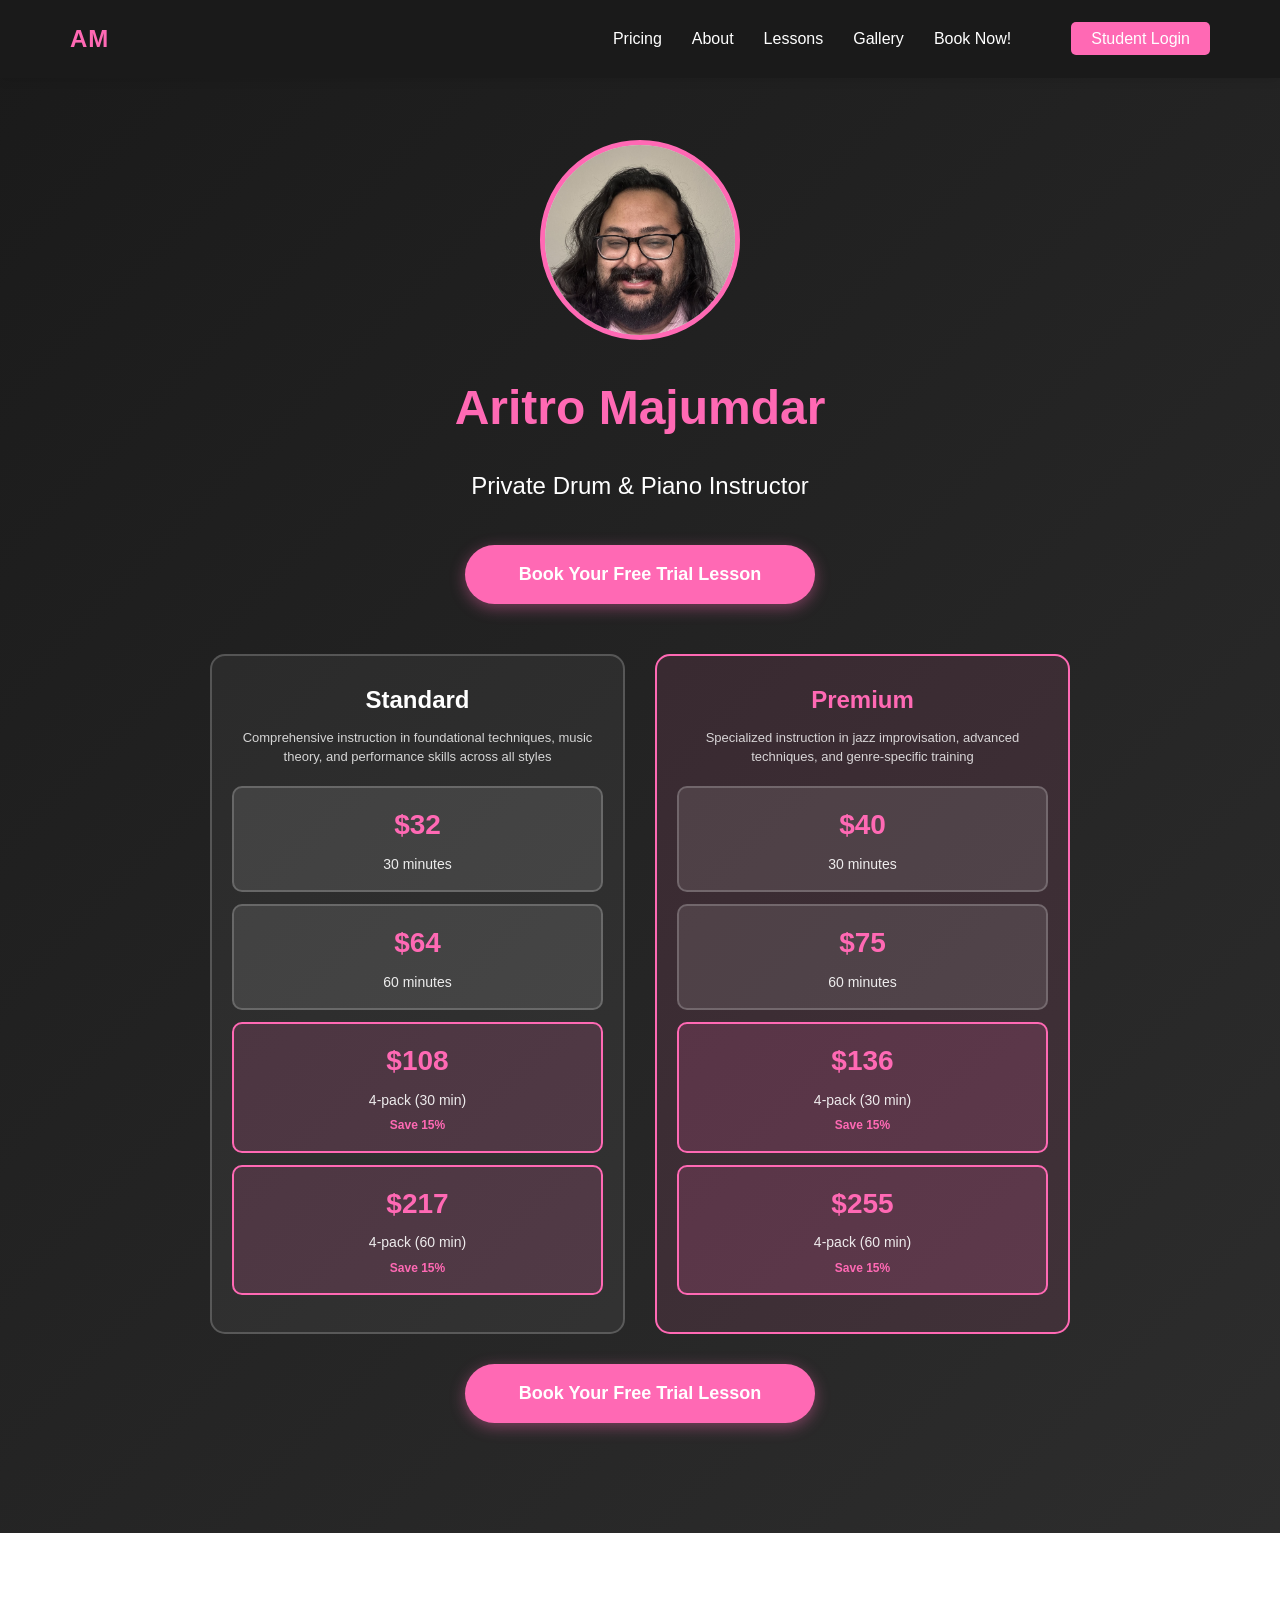
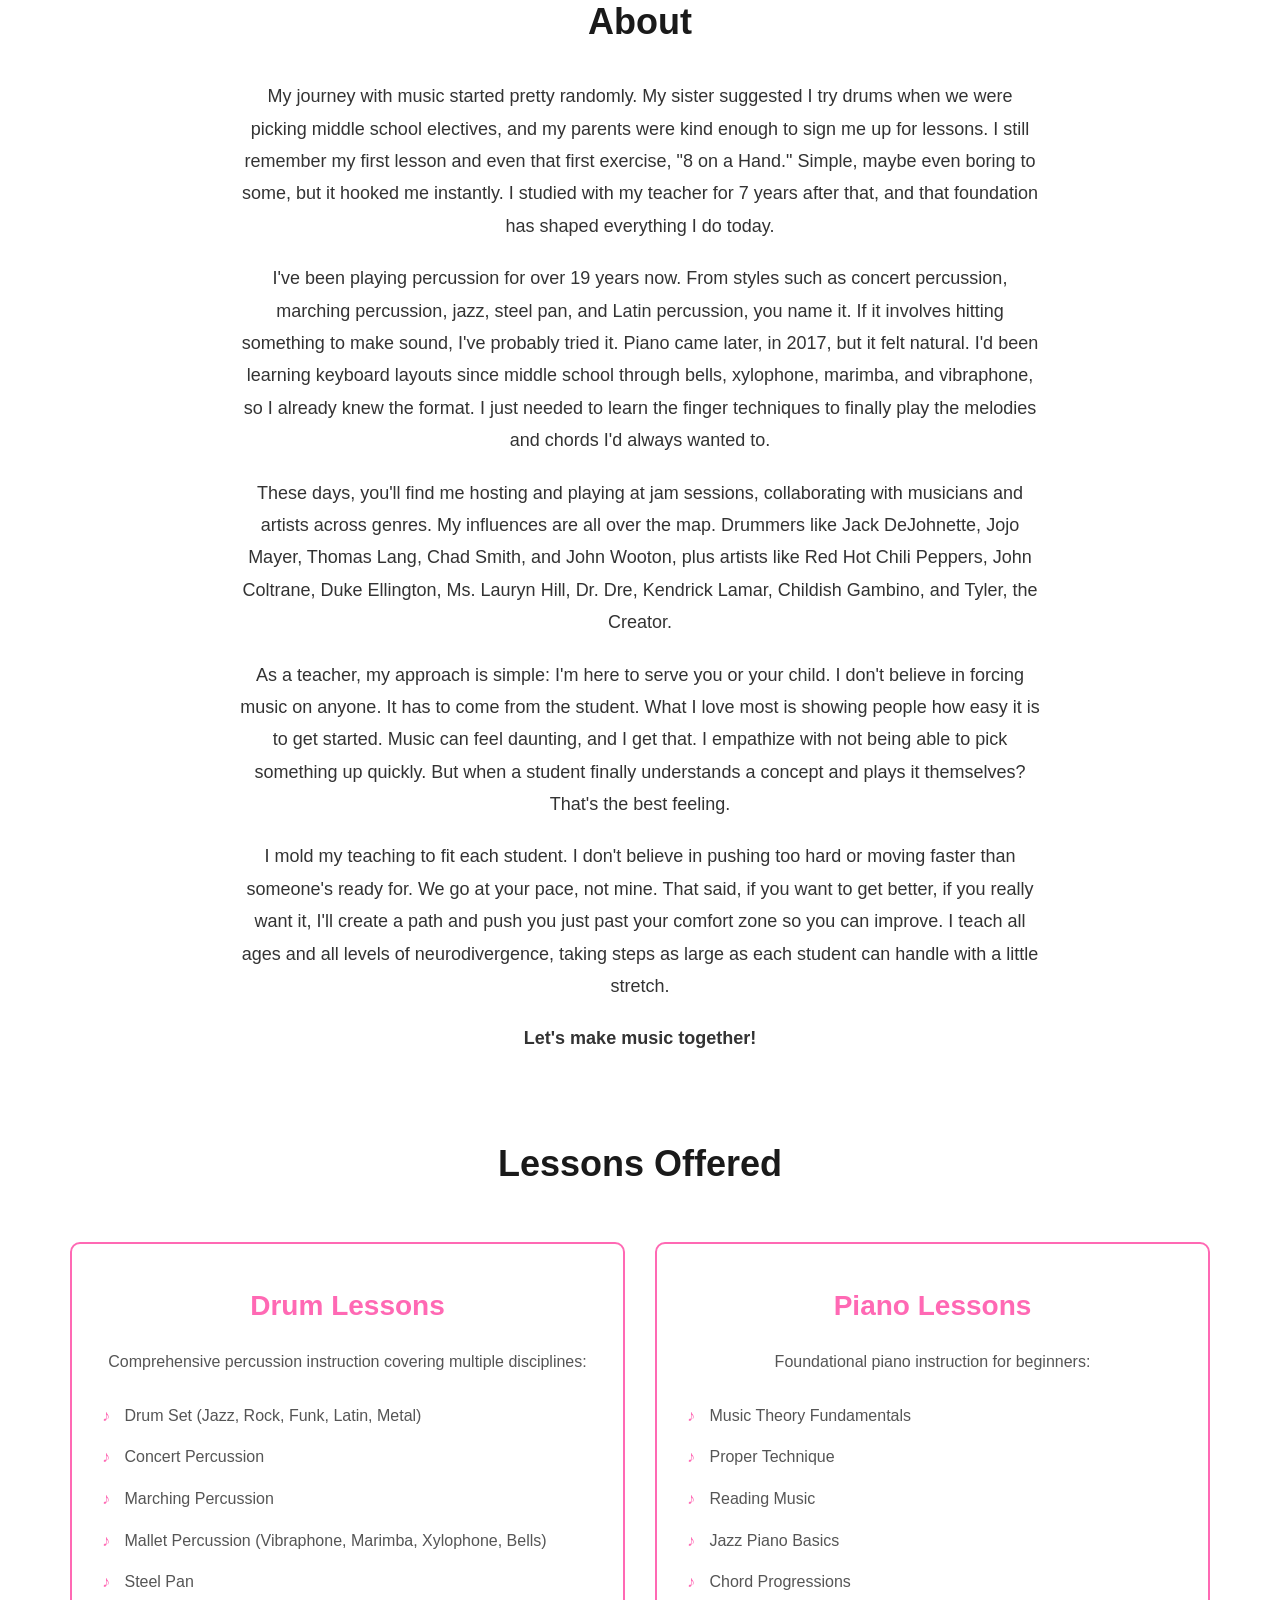
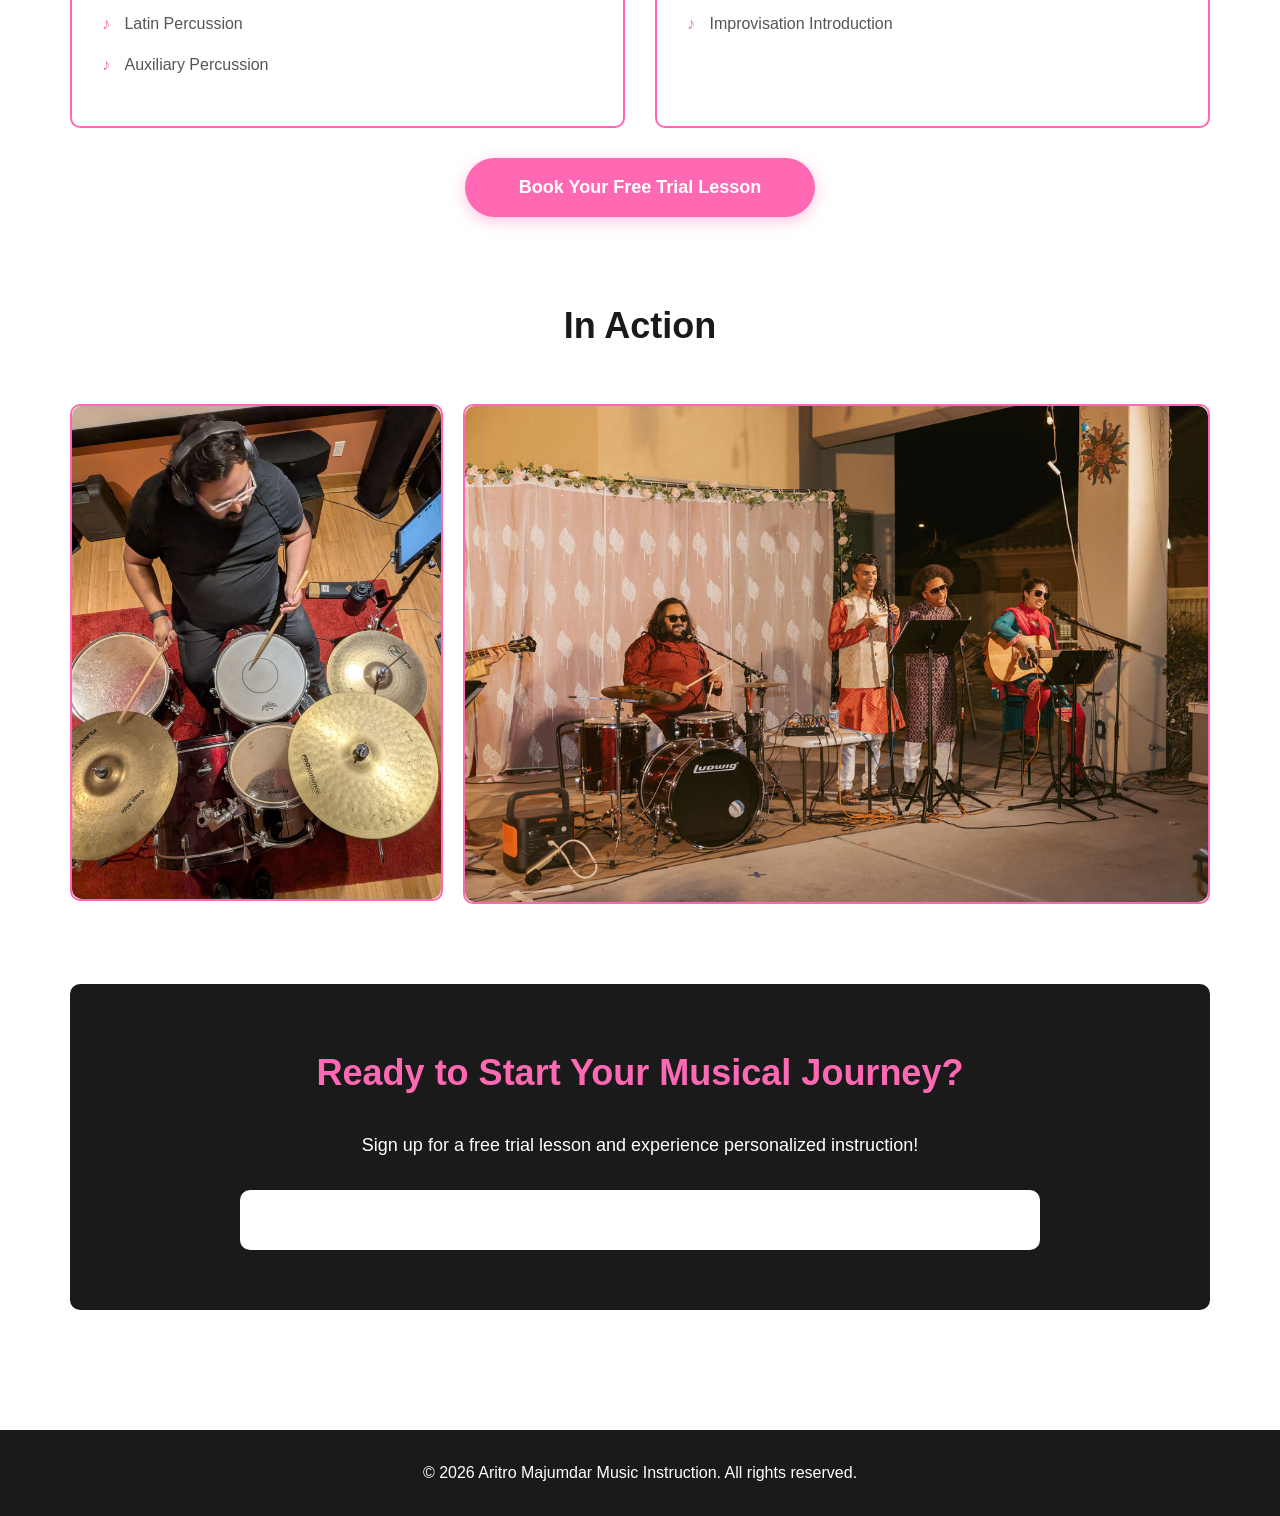
<file: index.html>
<!DOCTYPE html>
<html lang="en">
<head>
    <meta charset="UTF-8">
    <meta name="viewport" content="width=device-width, initial-scale=1.0">
    <title>Aritro Majumdar - Drum & Piano Lessons</title>
    <link rel="stylesheet" href="style.css">
</head>
<body>
    <header>
        <nav>
            <div class="logo">AM</div>
            <ul class="nav-links">
                <li><a href="#pricing">Pricing</a></li>
                <li><a href="#about">About</a></li>
                <li><a href="#lessons">Lessons</a></li>
                <li><a href="#gallery">Gallery</a></li>
                <li><a href="#trial">Book Now!</li>
                <li><a href="login.html" class="login-btn">Student Login</a></li>
            </ul>
        </nav>
    </header>

    <section id="pricing" class="hero">
        <div class="hero-image">
            <img src="images/music site profile.jpeg" alt="Aritro Majumdar">
        </div>
        <h1>Aritro Majumdar</h1>
        <h2>Private Drum & Piano Instructor</h2>
        <a href="#trial" class="cta-button">Book Your Free Trial Lesson</a>
        
        <div class="pricing-hero">
            <div class="pricing-tier">
                <h3 class="tier-title">Standard</h3>
                <p class="tier-description">Comprehensive instruction in foundational techniques, music theory, and performance skills across all styles</p>
                <div class="price-item">
                    <span class="price">$32</span>
                    <span class="duration">30 minutes</span>
                </div>
                <div class="price-item">
                    <span class="price">$64</span>
                    <span class="duration">60 minutes</span>
                </div>
                <div class="price-item bundle">
                    <span class="price">$108</span>
                    <span class="duration">4-pack (30 min)</span>
                    <span class="savings">Save 15%</span>
                </div>
                <div class="price-item bundle">
                    <span class="price">$217</span>
                    <span class="duration">4-pack (60 min)</span>
                    <span class="savings">Save 15%</span>
                </div>
            </div>

            <div class="pricing-tier premium">
                <h3 class="tier-title">Premium</h3>
                <p class="tier-description">Specialized instruction in jazz improvisation, advanced techniques, and genre-specific training</p>
                <div class="price-item">
                    <span class="price">$40</span>
                    <span class="duration">30 minutes</span>
                </div>
                <div class="price-item">
                    <span class="price">$75</span>
                    <span class="duration">60 minutes</span>
                </div>
                <div class="price-item bundle">
                    <span class="price">$136</span>
                    <span class="duration">4-pack (30 min)</span>
                    <span class="savings">Save 15%</span>
                </div>
                <div class="price-item bundle">
                    <span class="price">$255</span>
                    <span class="duration">4-pack (60 min)</span>
                    <span class="savings">Save 15%</span>
                </div>
            </div>
        </div>
        <a href="#trial" class="cta-button">Book Your Free Trial Lesson</a>
    </section>

    <div class="container">
        <section id="about" class="about">
            <h2>About</h2>
            <p>
                My journey with music started pretty randomly. My sister suggested I try drums when we were 
                picking middle school electives, and my parents were kind enough to sign me up for lessons. 
                I still remember my first lesson and even that first exercise, "8 on a Hand." Simple, 
                maybe even boring to some, but it hooked me instantly. I studied with my teacher for 7 years after that, 
                and that foundation has shaped everything I do today.
            </p>
            <p>
                I've been playing percussion for over 19 years now. From styles such as concert percussion, marching percussion, 
                jazz, steel pan, and Latin percussion, you name it. 
                If it involves hitting something to make sound, I've probably tried it. 
                Piano came later, in 2017, but it felt natural. 
                I'd been learning keyboard layouts since middle school through bells, xylophone, 
                marimba, and vibraphone, so I already knew the format. I just needed to learn the finger 
                techniques to finally play the melodies and chords I'd always wanted to.
            </p>
            <p>
                These days, you'll find me hosting and playing at jam sessions, collaborating with musicians and artists across genres. My influences are all over the map. Drummers like Jack DeJohnette, Jojo Mayer, Thomas Lang, Chad Smith, and John Wooton, plus artists like Red Hot Chili Peppers, John Coltrane, Duke Ellington, Ms. Lauryn Hill, Dr. Dre, Kendrick Lamar, Childish Gambino, and Tyler, the Creator.
            </p>
            <p>
                As a teacher, my approach is simple: I'm here to serve you or your child. I don't believe in forcing music on anyone. It has to come from the student. What I love most is showing people how easy it is to get started. Music can feel daunting, and I get that. I empathize with not being able to pick something up quickly. But when a student finally understands a concept and plays it themselves? That's the best feeling.
            </p>
            <p>
                I mold my teaching to fit each student. I don't believe in pushing too hard or moving faster than someone's ready for. We go at your pace, not mine. That said, if you want to get better, if you really want it, I'll create a path and push you just past your comfort zone so you can improve. I teach all ages and all levels of neurodivergence, taking steps as large as each student can handle with a little stretch.
            </p>
            <p>
                <b>Let's make music together!</b>
            </p>
        </section>

        <section id="lessons" class="services">
            <h2>Lessons Offered</h2>
            <div class="service-cards">
                <div class="service-card">
                    <h3>Drum Lessons</h3>
                    <p>Comprehensive percussion instruction covering multiple disciplines:</p>
                    <ul>
                        <li>Drum Set (Jazz, Rock, Funk, Latin, Metal)</li>
                        <li>Concert Percussion</li>
                        <li>Marching Percussion</li>
                        <li>Mallet Percussion (Vibraphone, Marimba, Xylophone, Bells)</li>
                        <li>Steel Pan</li>
                        <li>Latin Percussion</li>
                        <li>Auxiliary Percussion</li>
                    </ul>
                </div>

                <div class="service-card">
                    <h3>Piano Lessons</h3>
                    <p>Foundational piano instruction for beginners:</p>
                    <ul>
                        <li>Music Theory Fundamentals</li>
                        <li>Proper Technique</li>
                        <li>Reading Music</li>
                        <li>Jazz Piano Basics</li>
                        <li>Chord Progressions</li>
                        <li>Improvisation Introduction</li>
                    </ul>
                </div>
            </div>
            <a href="#trial" class="cta-button">Book Your Free Trial Lesson</a>
        </section>

        <section id="gallery" class="gallery">
            <h2>In Action</h2>
            <div class="gallery-grid">
                <div class="gallery-item">
                    <img src="images/performance1.jpg" alt="Performance 1">
                </div>
                <div class="gallery-item">
                    <img src="images/759A1581.jpg" alt="Performance 2">
                </div>
            </div>
        </section>

       <section id="trial" class="contact">
            <h2>Ready to Start Your Musical Journey?</h2>
            <p>Sign up for a free trial lesson and experience personalized instruction!</p>
            <div class="trial-widget">
                <script src="https://app.mymusicstaff.com/Widget/v4/Widget.ashx?settings=eyJTY2hvb2xJRCI6InNjaF9QaDRKRiIsIldlYnNpdGVJRCI6Indic19WUzhKQyIsIldlYnNpdGVCbG9ja0lEIjoid2JiX3pZemNmSlEifQ=="></script>
            </div>
        </section>
    </div>

    <footer>
        <p>&copy; 2026 Aritro Majumdar Music Instruction. All rights reserved.</p>
    </footer>

    <script>
        // Smooth scrolling for navigation links
        document.querySelectorAll('a[href^="#"]').forEach(anchor => {
            anchor.addEventListener('click', function (e) {
                e.preventDefault();
                const target = document.querySelector(this.getAttribute('href'));
                if (target) {
                    target.scrollIntoView({
                        behavior: 'smooth',
                        block: 'start'
                    });
                }
            });
        });
    </script>
</body>
</html>
</file>
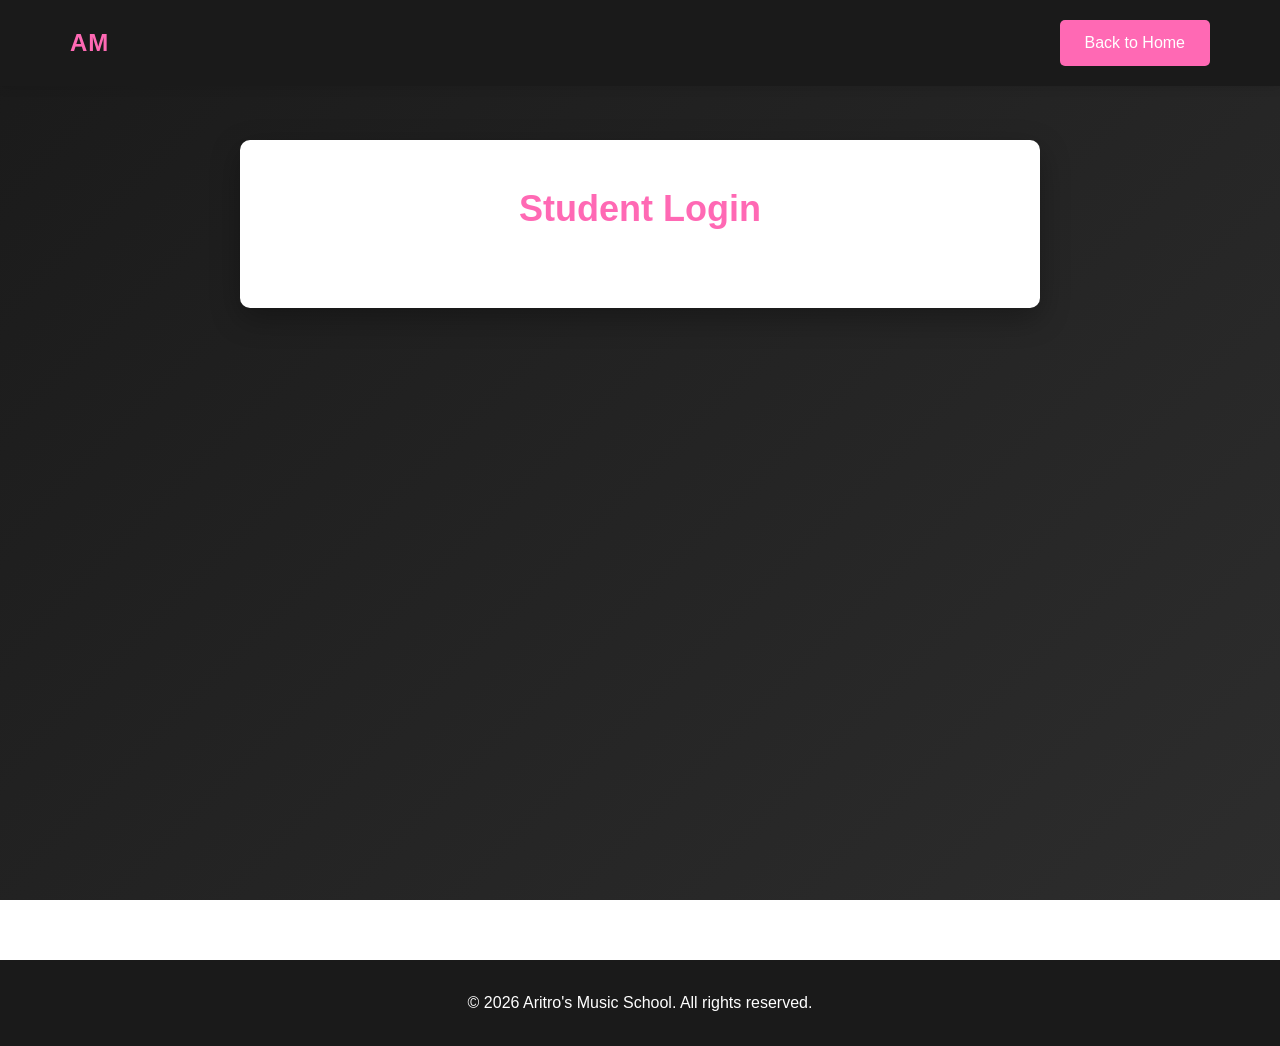
<file: login.html>
<!DOCTYPE html>
<html lang="en">
<head>
    <meta charset="UTF-8">
    <meta name="viewport" content="width=device-width, initial-scale=1.0">
    <title>Student Login - Aritro Majumdar Music</title>
    <link rel="stylesheet" href="style.css">
</head>
<body>
    <header>
        <nav>
            <div class="logo">AM</div>
            <a href="index.html" class="login-btn">Back to Home</a>
        </nav>
    </header>

    <div class="login-page">
        <div class="login-container">
            <h1>Student Login</h1>
            <script src="https://app.mymusicstaff.com/Widget/v4/Widget.ashx?settings=eyJTY2hvb2xJRCI6InNjaF9QaDRKRiIsIldlYnNpdGVJRCI6Indic19WUzhKQyIsIldlYnNpdGVCbG9ja0lEIjoid2JiX3pZemNtSk0ifQ=="></script>
        </div>
    </div>

    <footer>
        <p>&copy; 2026 Aritro's Music School. All rights reserved.</p>
    </footer>
</body>
</html>
</file>
<file: style.css>
* {
    margin: 0;
    padding: 0;
    box-sizing: border-box;
}

body {
    font-family: 'Helvetica Neue', Arial, sans-serif;
    line-height: 1.6;
    color: #1a1a1a;
    background: white;
}

/* Header */
header {
    background: #1a1a1a;
    padding: 20px 0;
    position: fixed;
    width: 100%;
    top: 0;
    z-index: 100;
    box-shadow: 0 2px 10px rgba(0,0,0,0.1);
}

/* Add/update these styles in your style.css */

nav {
    max-width: 1200px;
    margin: 0 auto;
    padding: 0 30px;
    display: flex;
    justify-content: space-between;
    align-items: center;
}

.nav-links {
    display: flex;
    list-style: none;
    gap: 30px;
    align-items: center;
}

.nav-links a {
    text-decoration: none;
    color: white;
    font-size: 16px;
    transition: color 0.3s;
}

.nav-links a:hover {
    color: #ff69b4;
}

.nav-links .login-btn {
    background: #ff69b4;
    color: white;
    padding: 8px 20px;
    border-radius: 5px;
}

.nav-links .login-btn:hover {
    background: #ff1493;
    color: white;
}

/* Pricing Section in Hero */
.pricing-hero {
    display: grid;
    grid-template-columns: repeat(auto-fit, minmax(280px, 1fr));
    gap: 30px;
    max-width: 900px;
    margin: 50px auto 0;
    padding: 0 20px;
}

.pricing-tier {
    background: rgba(255, 255, 255, 0.05);
    border: 2px solid rgba(255, 255, 255, 0.2);
    border-radius: 15px;
    padding: 25px 20px;
}

.pricing-tier.premium {
    border-color: #ff69b4;
    background: rgba(255, 105, 180, 0.1);
}

.tier-title {
    text-align: center;
    font-size: 24px;
    color: white;
    margin-bottom: 10px;
    font-weight: bold;
}

.premium .tier-title {
    color: #ff69b4;
}

.tier-description {
    text-align: center;
    font-size: 13px;
    color: rgba(255, 255, 255, 0.8);
    margin-bottom: 20px;
    line-height: 1.4;
}

.price-item {
    background: rgba(255, 255, 255, 0.1);
    border: 2px solid rgba(255, 255, 255, 0.2);
    border-radius: 10px;
    padding: 15px;
    text-align: center;
    margin-bottom: 12px;
    transition: all 0.3s ease;
}

.price-item:hover {
    background: rgba(255, 255, 255, 0.15);
    border-color: #ff69b4;
    transform: translateY(-2px);
}

.price-item.bundle {
    border-color: #ff69b4;
    background: rgba(255, 105, 180, 0.15);
}

.price-item .price {
    display: block;
    font-size: 28px;
    font-weight: bold;
    color: #ff69b4;
    margin-bottom: 5px;
}

.price-item .duration {
    display: block;
    font-size: 14px;
    color: rgba(255, 255, 255, 0.9);
}

.price-item .savings {
    display: block;
    font-size: 12px;
    color: #ff69b4;
    margin-top: 5px;
    font-weight: 600;
}

/* Call to Action Button */
.cta-button {
    display: inline-block;
    background: #ff69b4;
    color: white;
    padding: 15px 40px;
    border-radius: 50px;
    text-decoration: none;
    font-size: 18px;
    font-weight: 600;
    margin: 30px auto;
    transition: all 0.3s ease;
    box-shadow: 0 4px 15px rgba(255, 105, 180, 0.4);
}

.cta-button:hover {
    background: #ff1493;
    transform: translateY(-2px);
    box-shadow: 0 6px 20px rgba(255, 105, 180, 0.6);
}

/* Position CTA buttons in hero */
.hero .cta-button {
    display: block;
    max-width: 350px;
    margin-left: auto;
    margin-right: auto;
    text-align: center;
}

/* Center CTA button in services section */
.services .cta-button {
    display: block;
    max-width: 350px;
    margin: 30px auto;
    text-align: center;
}

@media (max-width: 768px) {
    .cta-button {
        font-size: 16px;
        padding: 12px 30px;
    }
}

/* Mobile responsive */
@media (max-width: 768px) {
    .pricing-hero {
        grid-template-columns: 1fr;
        gap: 20px;
    }
    
    .tier-title {
        font-size: 20px;
    }
    
    .price-item .price {
        font-size: 24px;
    }
    
    .price-item .duration {
        font-size: 13px;
    }
}

/* Responsive mobile menu */
@media (max-width: 768px) {
    .nav-links {
        gap: 15px;
        flex-wrap: wrap;
        justify-content: center;
        font-size: 14px;
    }
}

.logo {
    color: #ff69b4;
    font-size: 24px;
    font-weight: bold;
    letter-spacing: 1px;
}

.login-btn {
    background: #ff69b4;
    color: white;
    padding: 10px 25px;
    border: none;
    border-radius: 5px;
    font-size: 16px;
    cursor: pointer;
    text-decoration: none;
    transition: background 0.3s;
}

.login-btn:hover {
    background: #ff1493;
}

/* Hero Section */
.hero {
    background: linear-gradient(135deg, #1a1a1a 0%, #2d2d2d 100%);
    color: white;
    padding: 140px 30px 80px;
    text-align: center;
}

.hero h1 {
    font-size: 48px;
    margin-bottom: 20px;
    color: #ff69b4;
}

.hero h2 {
    font-size: 24px;
    font-weight: 300;
    margin-bottom: 40px;
    color: white;
}

.hero-image {
    width: 200px;
    height: 200px;
    border-radius: 50%;
    border: 5px solid #ff69b4;
    background: #ddd;
    margin: 0 auto 30px;
    display: flex;
    align-items: center;
    justify-content: center;
    color: #888;
    font-size: 14px;
}

/* Login Page Styles */
.login-page {
    min-height: 100vh;
    padding: 140px 30px 80px;
    background: linear-gradient(135deg, #1a1a1a 0%, #2d2d2d 100%);
}

.login-container {
    max-width: 800px;
    margin: 0 auto;
    background: white;
    padding: 40px;
    border-radius: 10px;
    box-shadow: 0 10px 30px rgba(0,0,0,0.3);
}

.login-container h1 {
    text-align: center;
    color: #ff69b4;
    margin-bottom: 30px;
    font-size: 36px;
}

#loginWidget {
    width: 100%;
}

/* Update/add to your Contact Section styles */

.trial-widget {
    max-width: 800px;
    margin: 0 auto;
    background: white;
    padding: 30px;
    border-radius: 10px;
}

/* Main Content */
.container {
    max-width: 1200px;
    margin: 0 auto;
    padding: 60px 30px;
}

/* About Section */
.about {
    text-align: center;
    margin-bottom: 80px;
}

.about h2 {
    font-size: 36px;
    margin-bottom: 30px;
    color: #1a1a1a;
}

.about p {
    font-size: 18px;
    line-height: 1.8;
    max-width: 800px;
    margin: 0 auto 20px;
    color: #333;
}

/* Services Section */
.services {
    margin-bottom: 80px;
}

.services h2 {
    font-size: 36px;
    text-align: center;
    margin-bottom: 50px;
    color: #1a1a1a;
}

.service-cards {
    display: grid;
    grid-template-columns: repeat(auto-fit, minmax(300px, 1fr));
    gap: 30px;
}

.service-card {
    background: white;
    border: 2px solid #ff69b4;
    border-radius: 10px;
    padding: 40px 30px;
    text-align: center;
    transition: transform 0.3s, box-shadow 0.3s;
}

.service-card:hover {
    transform: translateY(-5px);
    box-shadow: 0 10px 30px rgba(255, 105, 180, 0.2);
}

.service-card h3 {
    font-size: 28px;
    margin-bottom: 20px;
    color: #ff69b4;
}

.service-card p {
    font-size: 16px;
    color: #555;
    line-height: 1.6;
}

.service-card ul {
    list-style: none;
    margin-top: 20px;
    text-align: left;
}

.service-card li {
    padding: 8px 0;
    color: #555;
}

.service-card li:before {
    content: "♪ ";
    color: #ff69b4;
    font-weight: bold;
    margin-right: 10px;
}

.service-card .sub-list {
    margin-left: 20px;
    margin-top: 10px;
}

.service-card .sub-list li {
    padding: 5px 0;
    font-size: 14px;
}

.service-card .sub-list li:before {
    content: "• ";
    color: #ff69b4;
    font-weight: bold;
    margin-right: 8px;
}

/* Gallery Section */
.gallery {
    margin-bottom: 80px;
}

.gallery h2 {
    font-size: 36px;
    text-align: center;
    margin-bottom: 50px;
    color: #1a1a1a;
}

.gallery-grid {
    display: grid;
    grid-template-columns: 1fr 2fr;
    gap: 20px;
    align-items: start;
}

.gallery-item {
    background: #f0f0f0;
    border-radius: 10px;
    overflow: hidden;
    border: 2px solid #ff69b4;
}

.gallery-item.tall {
    grid-row: span 2;
}

.gallery-item.wide {
    grid-column: span 1;
}

.gallery-item img {
    width: 100%;
    height: 100%;
    object-fit: cover;
    display: block;
}

/* Add this to your style.css file */

.hero-image img {
    width: 100%;
    height: 100%;
    object-fit: cover;
    border-radius: 50%;
}

.gallery-item img {
    width: 100%;
    height: 100%;
    object-fit: cover;
    border-radius: 10px;
}

/* Contact Section */
.contact {
    background: #1a1a1a;
    color: white;
    padding: 60px 30px;
    text-align: center;
    border-radius: 10px;
}

.contact h2 {
    font-size: 36px;
    margin-bottom: 30px;
    color: #ff69b4;
}

.contact p {
    font-size: 18px;
    margin-bottom: 30px;
}

.contact-btn {
    background: #ff69b4;
    color: white;
    padding: 15px 40px;
    border: none;
    border-radius: 5px;
    font-size: 18px;
    cursor: pointer;
    text-decoration: none;
    display: inline-block;
    transition: background 0.3s;
}

.contact-btn:hover {
    background: #ff1493;
}

/* Footer */
footer {
    background: #1a1a1a;
    color: white;
    text-align: center;
    padding: 30px;
    margin-top: 60px;
}

/* Add this to the bottom of your style.css file */

/* Modal Styles */
.modal {
    display: none;
    position: fixed;
    z-index: 1000;
    left: 0;
    top: 0;
    width: 100%;
    height: 100%;
    overflow: auto;
    background-color: rgba(0, 0, 0, 0.7);
}

.modal-content {
    background-color: #fefefe;
    margin: 5% auto;
    padding: 20px;
    border: 1px solid #888;
    border-radius: 10px;
    width: 90%;
    max-width: 600px;
    position: relative;
}

.close {
    color: #aaa;
    float: right;
    font-size: 28px;
    font-weight: bold;
    cursor: pointer;
}

.close:hover,
.close:focus {
    color: #ff69b4;
}

/* Responsive */
@media (max-width: 768px) {
    .hero h1 {
        font-size: 36px;
    }

    .hero h2 {
        font-size: 20px;
    }

    .service-cards {
        grid-template-columns: 1fr;
    }

    .gallery-grid {
        grid-template-columns: 1fr;
    }
    
    .gallery-item.tall {
        grid-row: span 1;
    }
}
</file>
